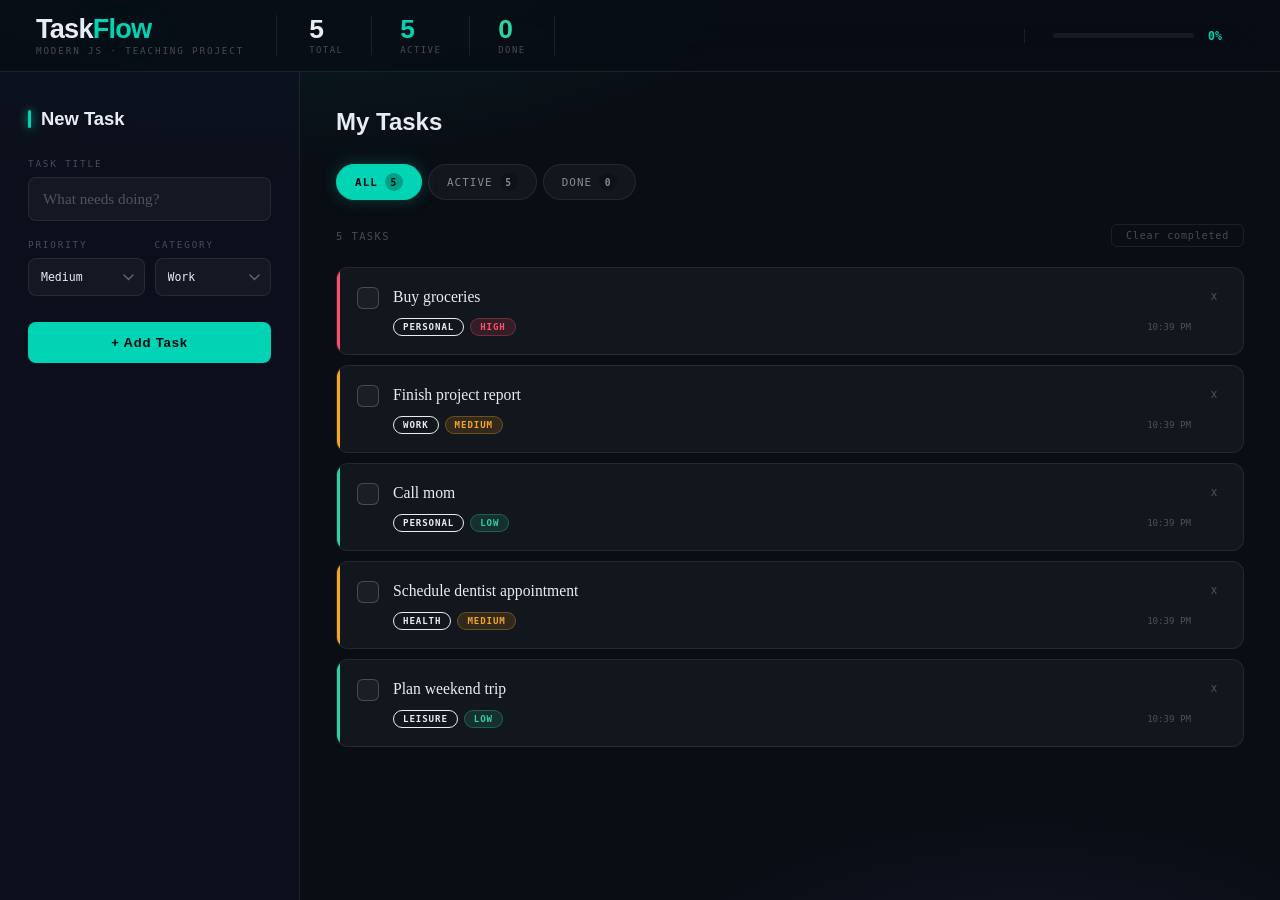
<file: index.html>
<!DOCTYPE html>
<html lang="en">
<head>
    <meta charset="UTF-8">
    <meta name="viewport" content="width=device-width, initial-scale=1.0">
    <title>TaskFlow</title>
    <link rel="stylesheet" href="css/app.css">
</head>
<body>
   <header>
    <div class="logo-block">
      <h1>Task<span class="accent">Flow</span></h1>
      <p class="logo-subtitle">Modern JS · Teaching Project</p>
    </div>

    <div class="header-stats">
      <div class="stat-chip">
        <span class="stat-num" id="stat-total">0</span>
        <span class="stat-label">Total</span>
      </div>
      <div class="stat-chip">
        <span class="stat-num" id="stat-active">0</span>
        <span class="stat-label">Active</span>
      </div>
      <div class="stat-chip">
        <span class="stat-num" id="stat-done">0</span>
        <span class="stat-label">Done</span>
      </div>
    </div>

    <div class="progress-block">
      <div class="progress-track">
        <div class="progress-fill" id="progress-fill" style="width:0%"></div>
      </div>
      <span class="progress-pct" id="progress-pct">0%</span>
    </div>
  </header>

   <main>
          <aside>
      <h2>New Task</h2>

      <div class="field">
        <label for="task-input">Task Title</label>
        <input
          type="text"
          id="task-input"
          placeholder="What needs doing?"
          maxlength="80"
          autocomplete="off"
        />
        <p class="error-msg" id="error-msg">Please enter a task title.</p>
      </div>

      <div class="field">
        <div class="select-group">
          <div>
            <label for="priority-select">Priority</label>
            <select id="priority-select">
              <option value="high">High</option>
              <option value="medium" selected>Medium</option>
              <option value="low">Low</option>
            </select>
          </div>
          <div>
            <label for="category-select">Category</label>
            <select id="category-select">
              <option value="Work">Work</option>
              <option value="Personal">Personal</option>
              <option value="Learning">Learning</option>
              <option value="Health">Health</option>
            </select>
          </div>
        </div>
      </div>

      <button class="btn-add" onclick="addTask()">+ Add Task</button>
  
    </aside>

     <section class="task-panel">

      <div class="panel-heading">
        <h2>My Tasks</h2>
      </div>

      <!-- Filter Tabs -->
      <div class="filter-row">
        <button class="filter-tab active" data-filter="all"       onclick="setFilter('all')">All <span class="filter-count" id="count-all">0</span></button>
        <button class="filter-tab"        data-filter="active"    onclick="setFilter('active')">Active <span class="filter-count" id="count-active">0</span></button>
        <button class="filter-tab"        data-filter="completed" onclick="setFilter('completed')">Done <span class="filter-count" id="count-completed">0</span></button>
      </div>

      <!-- Toolbar -->
      <div class="toolbar">
        <span class="toolbar-label" id="toolbar-label">0 tasks</span>
        <button class="btn-clear" onclick="clearCompletedTasks()">Clear completed</button>
      </div>

      <!-- Cards -->
      <div id="task-list"></div>

      <!-- Empty State -->
      <div class="empty-state" id="empty-state">
        <span class="empty-icon">🌌</span>
        <h3>Nothing here yet</h3>
        <p>Add your first task using the panel on the left.</p>
      </div>

    </section>
   </main>
    <script src="js/app.js"></script>
</body>
</html>
</file>
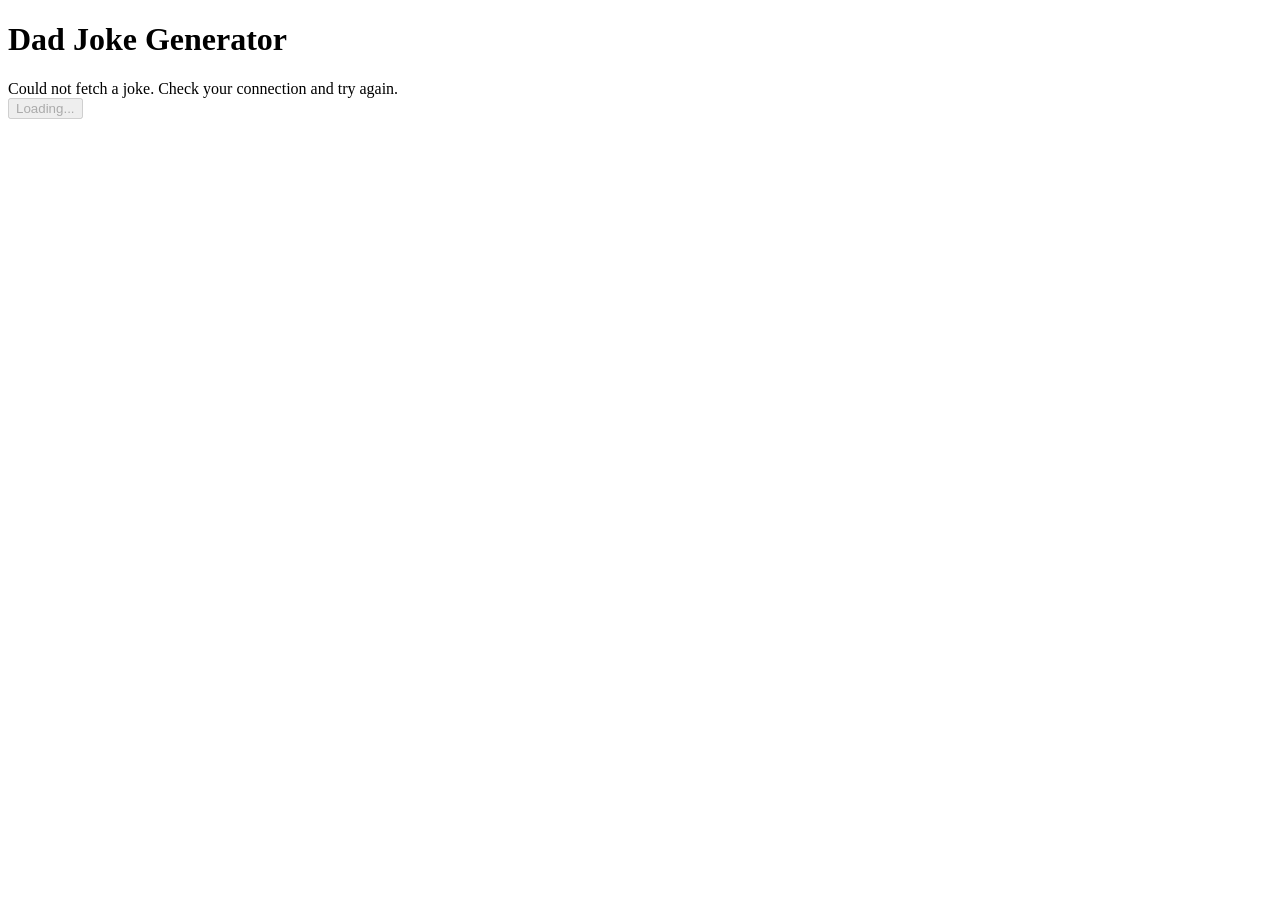
<file: Async -JavaScript/index.html>
<!DOCTYPE html>
<html lang="en">
<head>
    <meta charset="UTF-8">
    <meta name="viewport" content="width=<device-width>, initial-scale=1.0">
    <title>Dad Joke Generator</title>
</head>
<body>
    <h1>Dad Joke Generator</h1>
    <div id="joke-display">Click the button to cringe</div>
    <div id ="status"></div>
    <button id="joke-btn" onclick="loadjoke()">Get Joke</button>
    <script src="script.js"></script>
</body>
</html>
</file>
<file: css/app.css>
:root {
      /* Palette */
      --bg:          #090d14;
      --bg2:         #0d1220;
      --surface:     rgba(255, 255, 255, 0.04);
      --surface-up:  rgba(255, 255, 255, 0.07);
      --border:      rgba(255, 255, 255, 0.08);
      --border-up:   rgba(0, 212, 180, 0.35);

      --teal:        #00D4B4;
      --teal-dim:    rgba(0, 212, 180, 0.15);
      --teal-glow:   rgba(0, 212, 180, 0.25);

      --amber:       #F5A623;
      --amber-dim:   rgba(245, 166, 35, 0.14);

      --rose:        #FF4F6A;
      --rose-dim:    rgba(255, 79, 106, 0.14);

      --violet:      #9B7FFF;
      --violet-dim:  rgba(155, 127, 255, 0.14);

      --sky:         #3AB4F2;
      --sky-dim:     rgba(58, 180, 242, 0.14);

      --green:       #2DD4A0;
      --green-dim:   rgba(45, 212, 160, 0.14);

      --text:        #E8EDF5;
      --text-mid:    rgba(232, 237, 245, 0.55);
      --text-dim:    rgba(232, 237, 245, 0.28);

      /* Typography */
      --font-display: 'Syne', sans-serif;
      --font-mono:    'JetBrains Mono', monospace;
      --font-body:    'Lora', Georgia, serif;

      /* Shadows */
      --glow-teal:  0 0 30px rgba(0, 212, 180, 0.18);
      --glow-card:  0 4px 32px rgba(0, 0, 0, 0.5);
      --lift:       0 8px 40px rgba(0, 0, 0, 0.55), 0 0 0 1px rgba(0, 212, 180, 0.2);
    }

    /* ═══════════════════════════════════════════════════════
       RESET & BASE
    ═══════════════════════════════════════════════════════ */
    *, *::before, *::after { margin: 0; padding: 0; box-sizing: border-box; }

    html { scroll-behavior: smooth; }

    body {
      font-family: var(--font-body);
      background-color: var(--bg);
      color: var(--text);
      min-height: 100vh;
      display: grid;
      grid-template-rows: auto 1fr auto;
      overflow-x: hidden;

      /* Star-field dot grid */
      background-image:
        radial-gradient(ellipse 80% 50% at 20% -10%, rgba(0,212,180,0.10) 0%, transparent 60%),
        radial-gradient(ellipse 60% 40% at 80% 110%, rgba(155,127,255,0.08) 0%, transparent 50%),
        radial-gradient(1px 1px at 25%  18%, rgba(255,255,255,0.35) 0%, transparent 0%),
        radial-gradient(1px 1px at 72%  42%, rgba(255,255,255,0.25) 0%, transparent 0%),
        radial-gradient(1px 1px at 45%  75%, rgba(255,255,255,0.20) 0%, transparent 0%),
        radial-gradient(1px 1px at 88%  15%, rgba(255,255,255,0.30) 0%, transparent 0%),
        radial-gradient(1px 1px at 12%  88%, rgba(255,255,255,0.20) 0%, transparent 0%),
        radial-gradient(1px 1px at 60%  60%, rgba(255,255,255,0.15) 0%, transparent 0%);
    }

    /* ═══════════════════════════════════════════════════════
       HEADER — frosted glass bar
    ═══════════════════════════════════════════════════════ */
    header {
      position: sticky;
      top: 0;
      z-index: 100;
      backdrop-filter: blur(20px) saturate(180%);
      -webkit-backdrop-filter: blur(20px) saturate(180%);
      background: rgba(9, 13, 20, 0.82);
      border-bottom: 1px solid var(--border);
      padding: 0 36px;
      display: flex;
      align-items: center;
      gap: 0;
      min-height: 72px;
      animation: slideDown 0.5s cubic-bezier(0.16, 1, 0.3, 1);
    }

    @keyframes slideDown {
      from { transform: translateY(-100%); opacity: 0; }
      to   { transform: translateY(0);     opacity: 1; }
    }

    /* Logo */
    .logo-block {
      display: flex;
      flex-direction: column;
      gap: 3px;
      padding-right: 32px;
      margin-right: 32px;
      border-right: 1px solid var(--border);
    }

    .logo-block h1 {
      font-family: var(--font-display);
      font-size: 1.7rem;
      font-weight: 800;
      letter-spacing: -0.03em;
      line-height: 1;
      color: var(--text);
    }

    .logo-block h1 .accent {
      color: var(--teal);
      text-shadow: var(--glow-teal);
    }

    .logo-subtitle {
      font-family: var(--font-mono);
      font-size: 0.58rem;
      letter-spacing: 0.2em;
      text-transform: uppercase;
      color: var(--text-dim);
    }

    /* Stats */
    .header-stats {
      display: flex;
      align-items: center;
      gap: 0;
      flex: 1;
    }

    .stat-chip {
      padding: 0 28px;
      border-right: 1px solid var(--border);
      display: flex;
      flex-direction: column;
      gap: 3px;
    }

    .stat-chip:first-child { padding-left: 0; }

    .stat-num {
      font-family: var(--font-display);
      font-size: 1.65rem;
      font-weight: 700;
      line-height: 1;
      color: var(--text);
      transition: color 0.3s;
    }

    .stat-chip:nth-child(2) .stat-num { color: var(--teal); }
    .stat-chip:nth-child(3) .stat-num { color: var(--green); }

    .stat-label {
      font-family: var(--font-mono);
      font-size: 0.56rem;
      text-transform: uppercase;
      letter-spacing: 0.16em;
      color: var(--text-dim);
    }

    /* Progress */
    .progress-block {
      margin-left: auto;
      display: flex;
      align-items: center;
      gap: 14px;
      min-width: 220px;
      padding-left: 28px;
      border-left: 1px solid var(--border);
    }

    .progress-track {
      flex: 1;
      height: 5px;
      background: rgba(255,255,255,0.06);
      border-radius: 99px;
      overflow: visible;
      position: relative;
    }

    .progress-fill {
      height: 100%;
      border-radius: 99px;
      background: linear-gradient(90deg, var(--teal), #00ffcc);
      box-shadow: 0 0 12px var(--teal-glow);
      transition: width 0.5s cubic-bezier(0.4, 0, 0.2, 1);
      position: relative;
    }

    .progress-fill::after {
      content: '';
      position: absolute;
      right: -1px;
      top: 50%;
      transform: translateY(-50%);
      width: 9px;
      height: 9px;
      background: var(--teal);
      border-radius: 50%;
      box-shadow: 0 0 10px var(--teal);
      display: var(--dot-visible, none);
    }

    .progress-pct {
      font-family: var(--font-mono);
      font-size: 0.72rem;
      font-weight: 600;
      color: var(--teal);
      min-width: 36px;
    }

    /* ═══════════════════════════════════════════════════════
       MAIN LAYOUT
    ═══════════════════════════════════════════════════════ */
    main {
      display: grid;
      grid-template-columns: 300px 1fr;
    }

    /* ═══════════════════════════════════════════════════════
       SIDEBAR — glass form panel
    ═══════════════════════════════════════════════════════ */
    aside {
      border-right: 1px solid var(--border);
      padding: 36px 28px;
      background: rgba(13, 18, 32, 0.6);
      position: sticky;
      top: 72px;
      height: calc(100vh - 72px);
      overflow-y: auto;
      animation: fadeUp 0.5s 0.1s cubic-bezier(0.16, 1, 0.3, 1) both;
    }

    @keyframes fadeUp {
      from { opacity: 0; transform: translateY(20px); }
      to   { opacity: 1; transform: translateY(0); }
    }

    aside h2 {
      font-family: var(--font-display);
      font-size: 1.15rem;
      font-weight: 700;
      color: var(--text);
      margin-bottom: 28px;
      display: flex;
      align-items: center;
      gap: 10px;
    }

    aside h2::before {
      content: '';
      display: block;
      width: 3px;
      height: 18px;
      background: var(--teal);
      border-radius: 2px;
      box-shadow: 0 0 10px var(--teal);
    }

    /* Form fields */
    .field { margin-bottom: 18px; }

    label {
      display: block;
      font-family: var(--font-mono);
      font-size: 0.58rem;
      letter-spacing: 0.2em;
      text-transform: uppercase;
      color: var(--text-dim);
      margin-bottom: 8px;
    }

    input[type="text"] {
      width: 100%;
      padding: 12px 14px;
      background: var(--surface);
      border: 1px solid var(--border);
      border-radius: 8px;
      color: var(--text);
      font-family: var(--font-body);
      font-size: 0.95rem;
      outline: none;
      transition: border-color 0.2s, box-shadow 0.2s, background 0.2s;
    }

    input[type="text"]:focus {
      border-color: var(--teal);
      background: var(--teal-dim);
      box-shadow: 0 0 0 3px rgba(0,212,180,0.1), inset 0 0 20px rgba(0,212,180,0.04);
    }

    input[type="text"]::placeholder { color: var(--text-dim); }

    .select-group {
      display: grid;
      grid-template-columns: 1fr 1fr;
      gap: 10px;
    }

    select {
      width: 100%;
      padding: 11px 30px 11px 12px;
      background: var(--surface);
      border: 1px solid var(--border);
      border-radius: 8px;
      color: var(--text);
      font-family: var(--font-mono);
      font-size: 0.72rem;
      outline: none;
      cursor: pointer;
      appearance: none;
      background-image: url("data:image/svg+xml,%3Csvg xmlns='http://www.w3.org/2000/svg' width='11' height='7' viewBox='0 0 11 7'%3E%3Cpath d='M1 1l4.5 4.5L10 1' stroke='rgba(232,237,245,0.35)' fill='none' stroke-width='1.5' stroke-linecap='round'/%3E%3C/svg%3E");
      background-repeat: no-repeat;
      background-position: right 10px center;
      transition: border-color 0.2s, box-shadow 0.2s;
    }

    select:focus {
      border-color: var(--teal);
      box-shadow: 0 0 0 3px rgba(0,212,180,0.1);
    }

    select option { background: #131820; }

    /* Add button */
    .btn-add {
      width: 100%;
      padding: 13px;
      background: var(--teal);
      color: #040a0e;
      border: none;
      border-radius: 8px;
      font-family: var(--font-display);
      font-size: 0.82rem;
      font-weight: 700;
      letter-spacing: 0.06em;
      cursor: pointer;
      transition: all 0.2s;
      margin-top: 8px;
      position: relative;
      overflow: hidden;
    }

    .btn-add::before {
      content: '';
      position: absolute;
      inset: 0;
      background: linear-gradient(135deg, rgba(255,255,255,0.25), transparent);
      opacity: 0;
      transition: opacity 0.2s;
    }

    .btn-add:hover {
      background: #00ffcc;
      box-shadow: 0 6px 24px rgba(0,212,180,0.4);
      transform: translateY(-2px);
    }

    .btn-add:hover::before { opacity: 1; }
    .btn-add:active { transform: translateY(0); box-shadow: none; }

    /* Divider */
    .sidebar-divider {
      height: 1px;
      background: var(--border);
      margin: 28px 0;
    }

    /* Concept pills in sidebar */
    .sidebar-concepts h3 {
      font-family: var(--font-mono);
      font-size: 0.58rem;
      letter-spacing: 0.2em;
      text-transform: uppercase;
      color: var(--text-dim);
      margin-bottom: 14px;
    }

    .concept-grid {
      display: flex;
      flex-wrap: wrap;
      gap: 6px;
    }

    .c-pill {
      font-family: var(--font-mono);
      font-size: 0.6rem;
      letter-spacing: 0.08em;
      padding: 4px 10px;
      border-radius: 20px;
      border: 1px solid var(--border);
      color: var(--text-dim);
      background: var(--surface);
      transition: all 0.2s;
    }

    .c-pill:hover {
      border-color: var(--teal);
      color: var(--teal);
      background: var(--teal-dim);
    }

    /* Error message */
    .error-msg {
      font-family: var(--font-mono);
      font-size: 0.68rem;
      color: var(--rose);
      margin-top: 6px;
      display: none;
      animation: shake 0.3s ease;
    }

    .error-msg.visible { display: block; }

    @keyframes shake {
      0%,100% { transform: translateX(0); }
      25%      { transform: translateX(-4px); }
      75%      { transform: translateX(4px); }
    }

    /* ═══════════════════════════════════════════════════════
       TASK PANEL — right section
    ═══════════════════════════════════════════════════════ */
    .task-panel {
      padding: 36px 36px 48px;
      animation: fadeUp 0.5s 0.2s cubic-bezier(0.16, 1, 0.3, 1) both;
    }

    /* Panel heading */
    .panel-heading {
      display: flex;
      align-items: baseline;
      gap: 14px;
      margin-bottom: 28px;
    }

    .panel-heading h2 {
      font-family: var(--font-display);
      font-size: 1.5rem;
      font-weight: 700;
      color: var(--text);
    }

    /* Filter tabs */
    .filter-row {
      display: flex;
      align-items: center;
      gap: 6px;
      margin-bottom: 24px;
      flex-wrap: wrap;
    }

    .filter-tab {
      padding: 8px 18px;
      font-family: var(--font-mono);
      font-size: 0.68rem;
      letter-spacing: 0.1em;
      text-transform: uppercase;
      cursor: pointer;
      border: 1px solid var(--border);
      background: var(--surface);
      color: var(--text-mid);
      border-radius: 99px;
      transition: all 0.2s;
      display: flex;
      align-items: center;
      gap: 7px;
    }

    .filter-tab:hover {
      border-color: rgba(255,255,255,0.2);
      color: var(--text);
    }

    .filter-tab.active {
      background: var(--teal);
      border-color: var(--teal);
      color: #040a0e;
      font-weight: 600;
      box-shadow: 0 0 16px var(--teal-glow);
    }

    .filter-count {
      display: inline-flex;
      align-items: center;
      justify-content: center;
      min-width: 18px;
      height: 18px;
      padding: 0 5px;
      background: rgba(0,0,0,0.2);
      border-radius: 99px;
      font-size: 0.6rem;
      font-weight: 600;
    }

    .filter-tab.active .filter-count {
      background: rgba(0,0,0,0.25);
    }

    /* Toolbar row */
    .toolbar {
      display: flex;
      align-items: center;
      justify-content: space-between;
      margin-bottom: 20px;
    }

    .toolbar-label {
      font-family: var(--font-mono);
      font-size: 0.65rem;
      text-transform: uppercase;
      letter-spacing: 0.14em;
      color: var(--text-dim);
    }

    .btn-clear {
      font-family: var(--font-mono);
      font-size: 0.63rem;
      letter-spacing: 0.08em;
      color: var(--text-dim);
      background: transparent;
      border: 1px solid var(--border);
      padding: 5px 14px;
      border-radius: 6px;
      cursor: pointer;
      transition: all 0.2s;
    }

    .btn-clear:hover {
      border-color: var(--rose);
      color: var(--rose);
      background: var(--rose-dim);
    }

    /* ═══════════════════════════════════════════════════════
       TASK CARDS
    ═══════════════════════════════════════════════════════ */
    #task-list {
      display: flex;
      flex-direction: column;
      gap: 10px;
    }

    .task-card {
      background: var(--surface);
      border: 1px solid var(--border);
      border-radius: 12px;
      padding: 18px 20px;
      display: flex;
      align-items: flex-start;
      gap: 14px;
      transition: all 0.22s cubic-bezier(0.16, 1, 0.3, 1);
      animation: cardIn 0.3s cubic-bezier(0.16, 1, 0.3, 1);
      position: relative;
      overflow: hidden;
    }

    /* Left accent stripe by priority */
    .task-card::before {
      content: '';
      position: absolute;
      left: 0; top: 0; bottom: 0;
      width: 3px;
      border-radius: 12px 0 0 12px;
      background: var(--card-accent, var(--border));
      transition: opacity 0.3s;
    }

    .task-card[data-priority="high"]   { --card-accent: var(--rose); }
    .task-card[data-priority="medium"] { --card-accent: var(--amber); }
    .task-card[data-priority="low"]    { --card-accent: var(--green); }

    @keyframes cardIn {
      from { opacity: 0; transform: translateY(-10px) scale(0.98); }
      to   { opacity: 1; transform: translateY(0) scale(1); }
    }

    .task-card:hover {
      background: var(--surface-up);
      border-color: rgba(255,255,255,0.14);
      box-shadow: var(--glow-card);
      transform: translateY(-2px);
    }

    .task-card.done {
      opacity: 0.55;
    }

    .task-card.done .task-title {
      text-decoration: line-through;
      color: var(--text-dim);
    }

    /* Checkbox */
    .task-check {
      width: 22px;
      height: 22px;
      border: 1.5px solid rgba(255,255,255,0.2);
      border-radius: 6px;
      background: var(--surface);
      cursor: pointer;
      display: flex;
      align-items: center;
      justify-content: center;
      flex-shrink: 0;
      margin-top: 1px;
      font-size: 0.72rem;
      transition: all 0.18s;
      color: transparent;
    }

    .task-check:hover {
      border-color: var(--teal);
      background: var(--teal-dim);
      color: var(--teal);
    }

    .task-card.done .task-check {
      background: var(--green);
      border-color: var(--green);
      color: #040a0e;
      box-shadow: 0 0 12px rgba(45, 212, 160, 0.4);
    }

    /* Task body */
    .task-body { flex: 1; min-width: 0; }

    .task-title {
      font-family: var(--font-body);
      font-size: 0.98rem;
      font-weight: 500;
      line-height: 1.4;
      color: var(--text);
      margin-bottom: 10px;
      transition: color 0.2s;
    }

    .task-meta {
      display: flex;
      align-items: center;
      gap: 6px;
      flex-wrap: wrap;
    }

    /* Badges */
    .badge {
      font-family: var(--font-mono);
      font-size: 0.57rem;
      letter-spacing: 0.1em;
      text-transform: uppercase;
      padding: 3px 9px;
      border-radius: 20px;
      border: 1px solid currentColor;
      font-weight: 600;
    }

    .badge-high   { color: var(--rose);   background: var(--rose-dim);   border-color: rgba(255,79,106,0.3); }
    .badge-medium { color: var(--amber);  background: var(--amber-dim);  border-color: rgba(245,166,35,0.3); }
    .badge-low    { color: var(--green);  background: var(--green-dim);  border-color: rgba(45,212,160,0.3); }
    .badge-cat    { color: var(--violet); background: var(--violet-dim); border-color: rgba(155,127,255,0.3); }
    .badge-done   { color: var(--text-dim); background: transparent; border-color: rgba(255,255,255,0.1); }

    .task-time {
      font-family: var(--font-mono);
      font-size: 0.57rem;
      color: var(--text-dim);
      margin-left: auto;
    }

    /* Delete button */
    .btn-delete {
      background: none;
      border: none;
      color: var(--text-dim);
      cursor: pointer;
      font-size: 0.75rem;
      padding: 4px 6px;
      border-radius: 6px;
      transition: all 0.18s;
      flex-shrink: 0;
      line-height: 1;
    }

    .btn-delete:hover {
      color: var(--rose);
      background: var(--rose-dim);
    }

    /* ═══════════════════════════════════════════════════════
       EMPTY STATE
    ═══════════════════════════════════════════════════════ */
    .empty-state {
      text-align: center;
      padding: 80px 20px;
      display: none;
    }

    .empty-state.visible { display: block; }

    .empty-icon {
      font-size: 2.8rem;
      margin-bottom: 20px;
      display: block;
      filter: grayscale(0.3);
      animation: float 3s ease-in-out infinite;
    }

    @keyframes float {
      0%,100% { transform: translateY(0); }
      50%      { transform: translateY(-8px); }
    }

    .empty-state h3 {
      font-family: var(--font-display);
      font-size: 1.25rem;
      font-weight: 600;
      color: var(--text-mid);
      margin-bottom: 8px;
    }

    .empty-state p {
      font-family: var(--font-mono);
      font-size: 0.7rem;
      color: var(--text-dim);
      letter-spacing: 0.08em;
    }

    /* ═══════════════════════════════════════════════════════
       FOOTER
    ═══════════════════════════════════════════════════════ */
    footer {
      border-top: 1px solid var(--border);
      padding: 16px 36px;
      display: flex;
      align-items: center;
      justify-content: space-between;
      background: rgba(9,13,20,0.7);
      backdrop-filter: blur(10px);
    }

    .footer-tag {
      font-family: var(--font-mono);
      font-size: 0.6rem;
      color: var(--text-dim);
      letter-spacing: 0.14em;
      text-transform: uppercase;
    }

    .concepts-row { display: flex; gap: 6px; flex-wrap: wrap; }

    .concept-pill {
      font-family: var(--font-mono);
      font-size: 0.55rem;
      letter-spacing: 0.1em;
      text-transform: uppercase;
      padding: 4px 10px;
      background: var(--surface);
      border: 1px solid var(--border);
      border-radius: 20px;
      color: var(--text-dim);
      transition: all 0.2s;
    }

    .concept-pill:hover {
      border-color: var(--teal);
      color: var(--teal);
      background: var(--teal-dim);
    }

    /* ═══════════════════════════════════════════════════════
       SCROLLBAR STYLING
    ═══════════════════════════════════════════════════════ */
    ::-webkit-scrollbar { width: 5px; }
    ::-webkit-scrollbar-track { background: transparent; }
    ::-webkit-scrollbar-thumb { background: rgba(255,255,255,0.1); border-radius: 99px; }
    ::-webkit-scrollbar-thumb:hover { background: var(--teal); }

    /* ═══════════════════════════════════════════════════════
       RESPONSIVE
    ═══════════════════════════════════════════════════════ */
    @media (max-width: 820px) {
      main { grid-template-columns: 1fr; }
      aside {
        position: static;
        height: auto;
        border-right: none;
        border-bottom: 1px solid var(--border);
      }
      header { padding: 0 20px; flex-wrap: wrap; min-height: auto; gap: 12px; padding-top: 14px; padding-bottom: 14px; }
      .progress-block { padding-left: 0; border-left: none; margin-top: 4px; }
      .task-panel { padding: 24px 20px; }
    }
</file>
